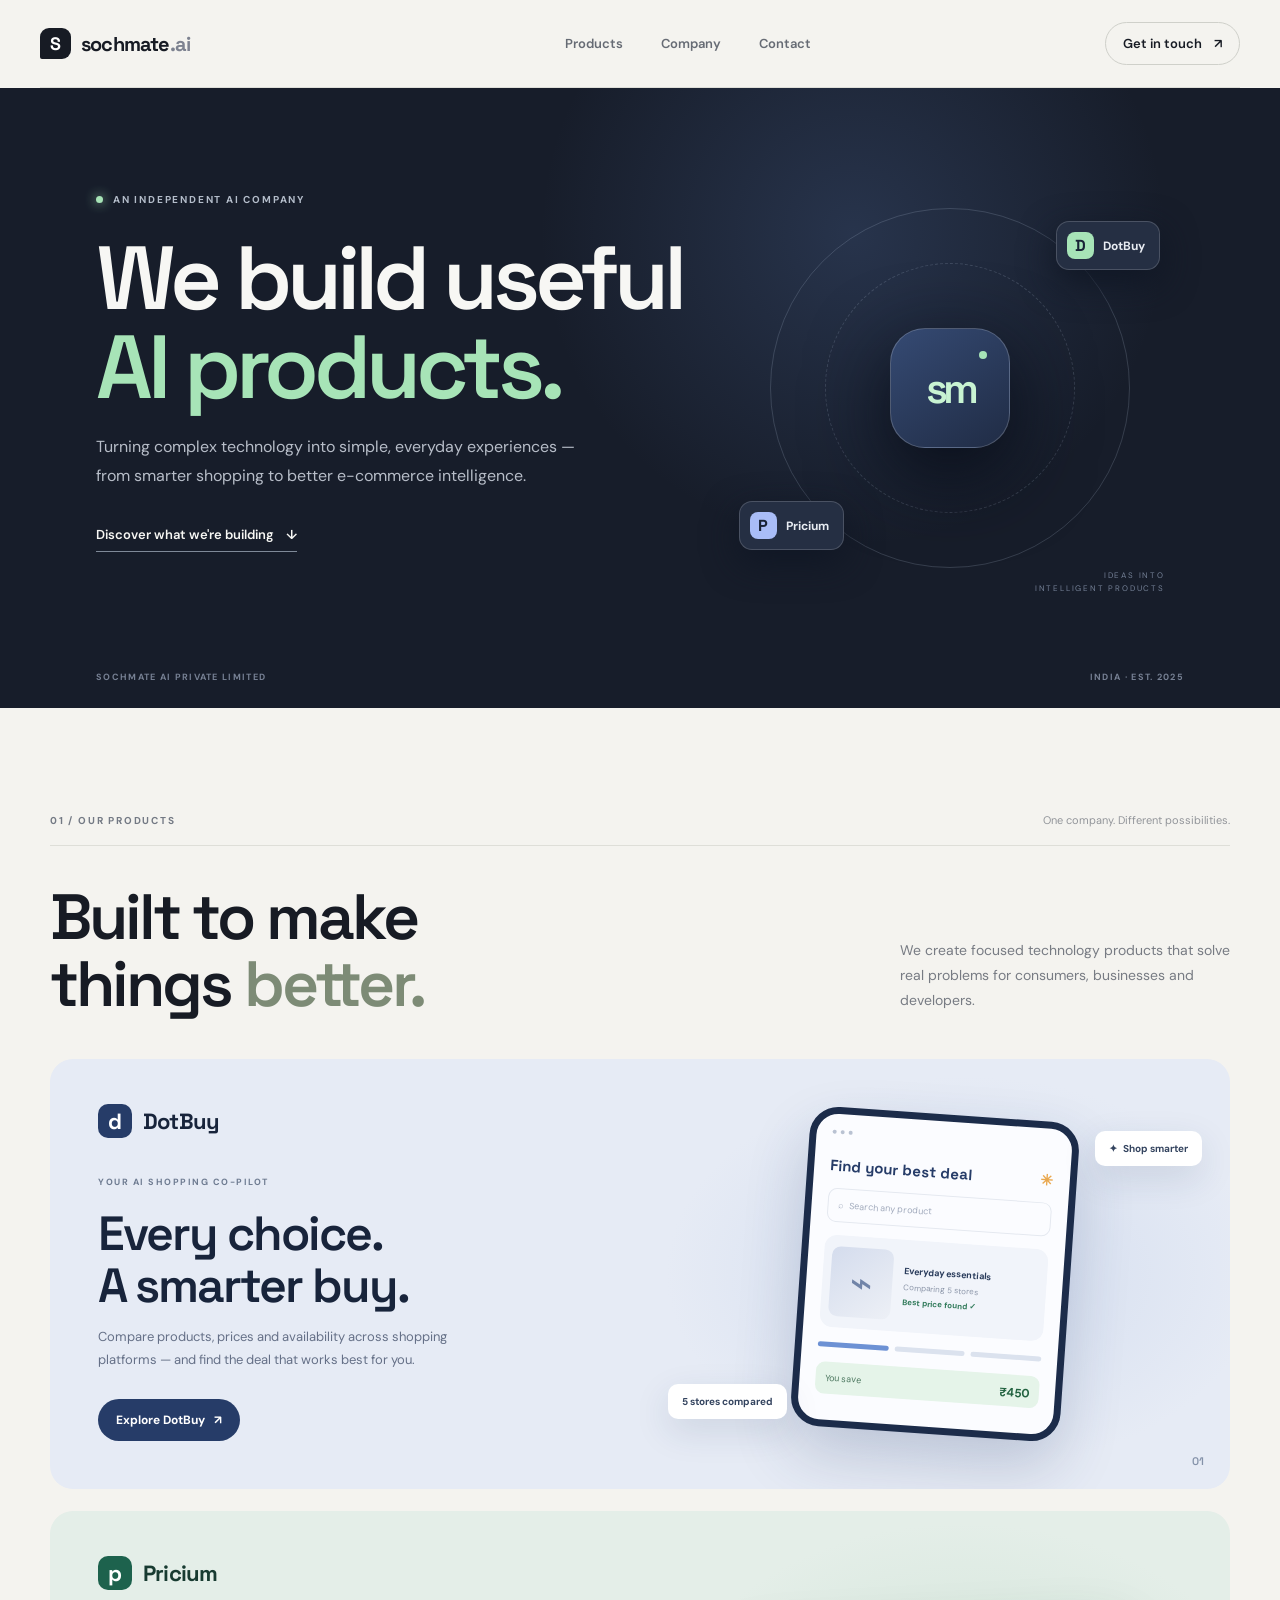
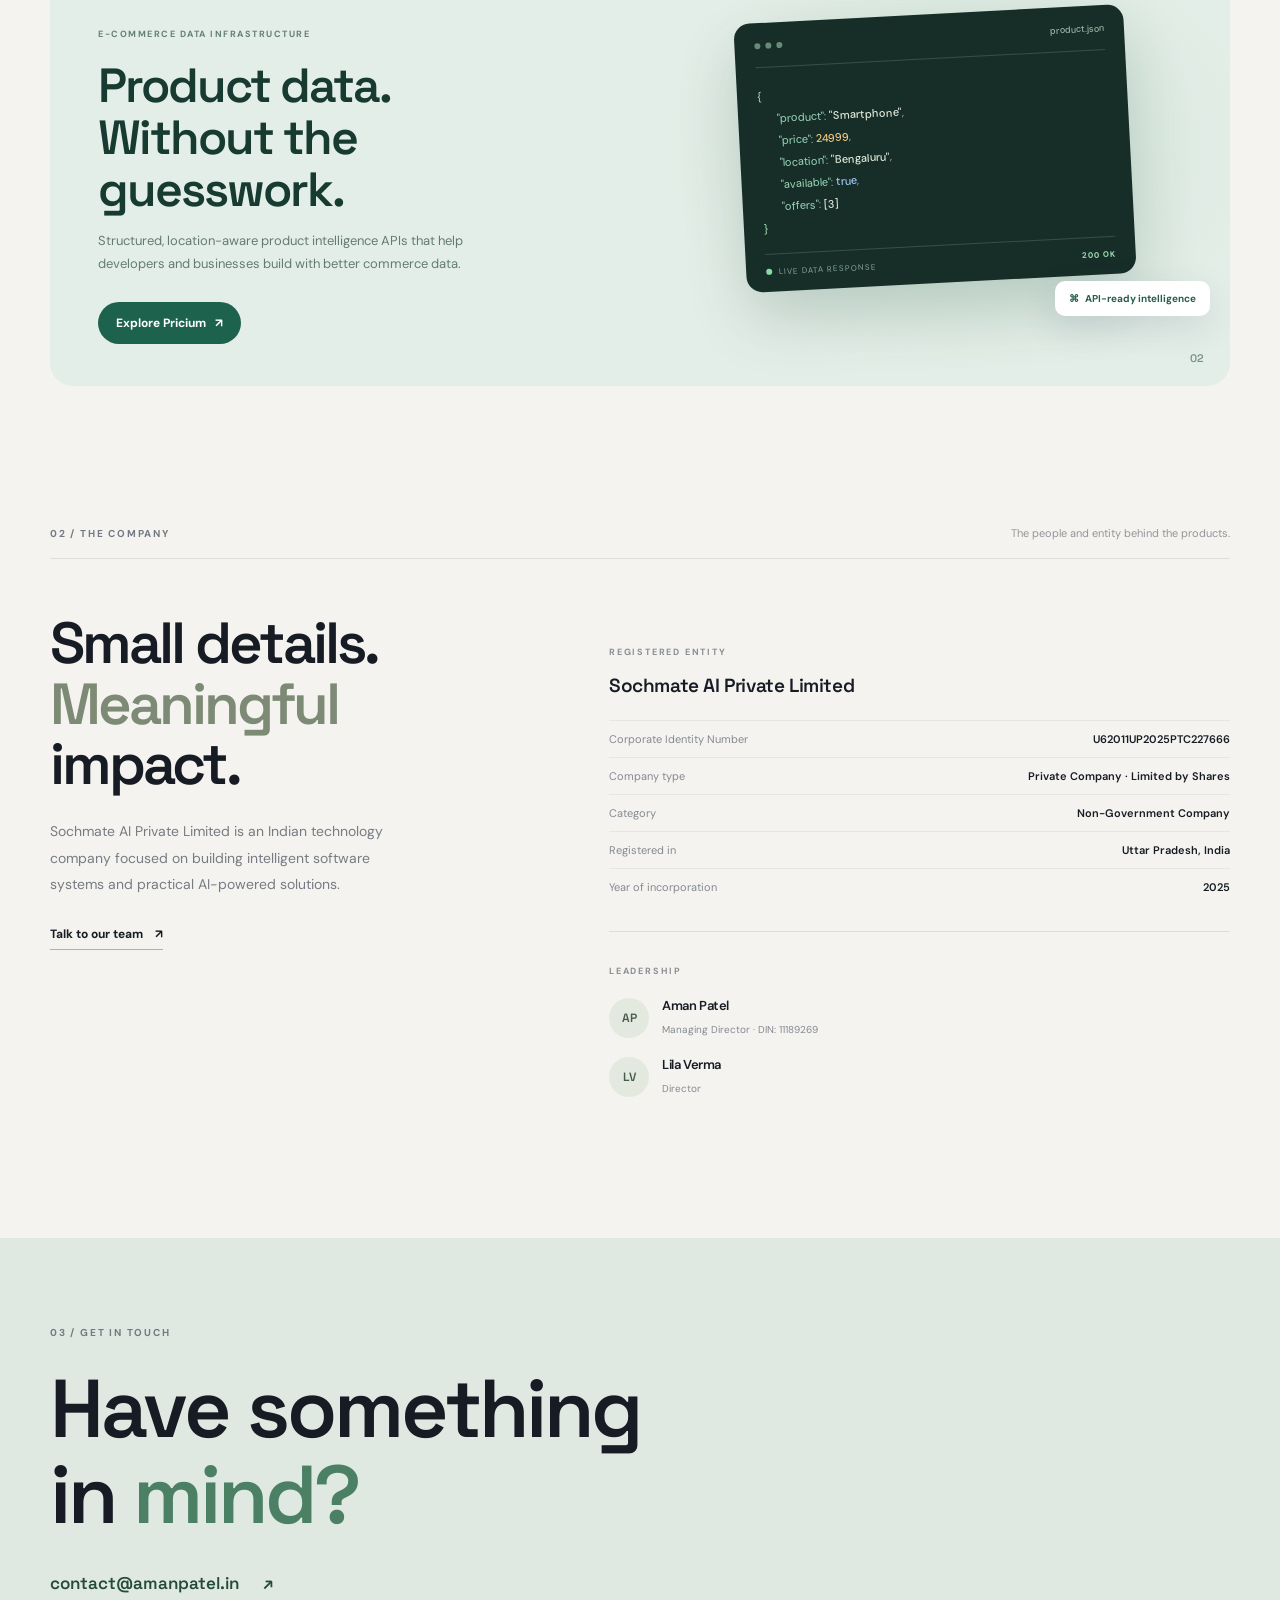
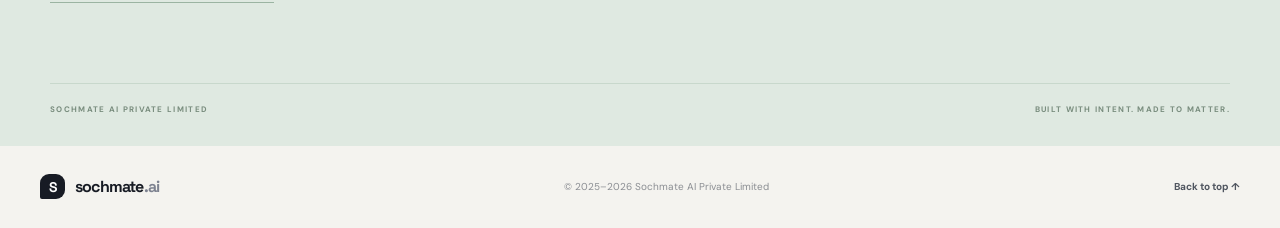
<file: index.html>
<!DOCTYPE html>
<html lang="en">
<head>
  <meta charset="UTF-8">
  <meta name="viewport" content="width=device-width, initial-scale=1.0">
  <meta name="theme-color" content="#f4f3ef">
  <meta name="description" content="Sochmate AI builds useful AI-powered products for smarter commerce and better e-commerce data.">
  <title>Sochmate AI Private Limited | Products & Company</title>
  <link rel="preconnect" href="https://fonts.googleapis.com">
  <link rel="preconnect" href="https://fonts.gstatic.com" crossorigin>
  <link href="https://fonts.googleapis.com/css2?family=DM+Sans:wght@400;500;600;700;800&family=Space+Grotesk:wght@400;500;600;700&display=swap" rel="stylesheet">
  <link rel="stylesheet" href="./styles.css?v=20261118-2">
</head>
<body>
  <header class="site-header">
    <a class="wordmark" href="#" aria-label="Sochmate AI home"><span class="wordmark-symbol">S</span><span>sochmate<span class="wordmark-ai">.ai</span></span></a>
    <nav class="main-nav" aria-label="Main navigation"><a href="#products">Products</a><a href="#company">Company</a><a href="#contact">Contact</a></nav>
    <a class="header-cta" href="mailto:contact@amanpatel.in">Get in touch <span>↗</span></a>
  </header>
  <main>
    <section class="hero">
      <div class="hero-copy">
        <div class="overline"><span class="live-dot"></span> AN INDEPENDENT AI COMPANY</div>
        <h1>We build useful<br><span>AI products.</span></h1>
        <p class="hero-description">Turning complex technology into simple, everyday experiences — from smarter shopping to better e-commerce intelligence.</p>
        <a class="hero-link" href="#products">Discover what we're building <span>↓</span></a>
      </div>
      <div class="hero-art" aria-hidden="true">
        <div class="orbit orbit-one"></div><div class="orbit orbit-two"></div>
        <div class="orbit-core"><span>sm</span><i></i></div>
        <div class="orbit-node node-dotbuy"><b>D</b><span>DotBuy</span></div>
        <div class="orbit-node node-pricium"><b>P</b><span>Pricium</span></div>
        <div class="art-caption">IDEAS INTO<br>INTELLIGENT PRODUCTS</div>
      </div>
      <div class="hero-bottom"><span>SOCHMATE AI PRIVATE LIMITED</span><span>INDIA · EST. 2025</span></div>
    </section>
    <section class="products-section section-wrap" id="products">
      <div class="section-topline"><span class="section-kicker">01 / OUR PRODUCTS</span><span class="section-note">One company. Different possibilities.</span></div>
      <div class="section-heading"><h2>Built to make<br>things <em>better.</em></h2><p>We create focused technology products that solve real problems for consumers, businesses and developers.</p></div>
      <div class="product-showcase">
        <article class="product-panel dotbuy-panel">
          <div class="product-info">
            <div class="product-brand"><span class="brand-icon dotbuy-icon">d</span><span>DotBuy</span></div>
            <span class="product-label">YOUR AI SHOPPING CO-PILOT</span>
            <h3>Every choice.<br>A smarter buy.</h3>
            <p>Compare products, prices and availability across shopping platforms — and find the deal that works best for you.</p>
            <a class="product-button dotbuy-button" href="https://dotbuy.app" target="_blank" rel="noopener noreferrer">Explore DotBuy <span>↗</span></a>
          </div>
          <div class="product-visual dotbuy-visual" aria-hidden="true">
            <div class="phone-window">
              <div class="phone-top"><span></span><span></span><span></span></div>
              <div class="mock-greeting">Find your best deal<span>✳</span></div>
              <div class="mock-search">⌕ &nbsp; Search any product</div>
              <div class="mock-product"><div class="mock-product-image"><span>⌁</span></div><div class="mock-product-copy"><b>Everyday essentials</b><small>Comparing 5 stores</small><strong>Best price found <i>✓</i></strong></div></div>
              <div class="mock-bars"><i></i><i></i><i></i></div>
              <div class="mock-savings">You save <b>₹450</b></div>
            </div>
            <div class="float-tag tag-save">✦ &nbsp; Shop smarter</div><div class="float-tag tag-compare">5 stores compared</div>
          </div>
          <div class="panel-index">01</div>
        </article>
        <article class="product-panel pricium-panel">
          <div class="product-info">
            <div class="product-brand"><span class="brand-icon pricium-icon">p</span><span>Pricium</span></div>
            <span class="product-label">E-COMMERCE DATA INFRASTRUCTURE</span>
            <h3>Product data.<br>Without the guesswork.</h3>
            <p>Structured, location-aware product intelligence APIs that help developers and businesses build with better commerce data.</p>
            <a class="product-button pricium-button" href="https://pricium.store" target="_blank" rel="noopener noreferrer">Explore Pricium <span>↗</span></a>
          </div>
          <div class="product-visual pricium-visual" aria-hidden="true">
            <div class="code-window">
              <div class="code-top"><span></span><span></span><span></span><b>product.json</b></div>
              <div class="code-content"><div><i>{</i></div><div class="indent"><em>"product"</em>: <strong>"Smartphone"</strong>,</div><div class="indent"><em>"price"</em>: <strong class="code-number">24999</strong>,</div><div class="indent"><em>"location"</em>: <strong>"Bengaluru"</strong>,</div><div class="indent"><em>"available"</em>: <strong class="code-bool">true</strong>,</div><div class="indent"><em>"offers"</em>: <strong>[3]</strong></div><div><i>}</i></div></div>
              <div class="api-status"><span></span> LIVE DATA RESPONSE <b>200 OK</b></div>
            </div>
            <div class="data-orbit orbit-a"></div><div class="data-orbit orbit-b"></div>
            <div class="float-tag pricium-tag">⌘ &nbsp; API-ready intelligence</div>
          </div>
          <div class="panel-index">02</div>
        </article>
      </div>
    </section>
    <section class="company-section section-wrap" id="company">
      <div class="section-topline"><span class="section-kicker">02 / THE COMPANY</span><span class="section-note">The people and entity behind the products.</span></div>
      <div class="company-layout">
        <div class="company-intro"><h2>Small details.<br><em>Meaningful</em> impact.</h2><p>Sochmate AI Private Limited is an Indian technology company focused on building intelligent software systems and practical AI-powered solutions.</p><a href="mailto:contact@amanpatel.in" class="text-link">Talk to our team <span>↗</span></a></div>
        <div class="company-data">
          <div class="data-block"><span class="data-label">REGISTERED ENTITY</span><h3>Sochmate AI Private Limited</h3>
            <div class="data-row"><span>Corporate Identity Number</span><b>U62011UP2025PTC227666</b></div>
            <div class="data-row"><span>Company type</span><b>Private Company · Limited by Shares</b></div>
            <div class="data-row"><span>Category</span><b>Non-Government Company</b></div>
            <div class="data-row"><span>Registered in</span><b>Uttar Pradesh, India</b></div>
            <div class="data-row"><span>Year of incorporation</span><b>2025</b></div>
          </div>
          <div class="data-block leadership-block"><span class="data-label">LEADERSHIP</span>
            <div class="leader-row"><div class="leader-avatar">AP</div><div><h3>Aman Patel</h3><span>Managing Director · DIN: 11189269</span></div></div>
            <div class="leader-row"><div class="leader-avatar">LV</div><div><h3>Lila Verma</h3><span>Director</span></div></div>
          </div>
        </div>
      </div>
    </section>
    <section class="contact-section" id="contact"><div class="contact-inner">
      <span class="section-kicker">03 / GET IN TOUCH</span><h2>Have something<br>in <em>mind?</em></h2>
      <a href="mailto:contact@amanpatel.in" class="contact-email">contact@amanpatel.in <span>↗</span></a>
      <div class="contact-meta"><span>SOCHMATE AI PRIVATE LIMITED</span><span>BUILT WITH INTENT. MADE TO MATTER.</span></div>
    </div></section>
  </main>
  <footer class="site-footer"><a class="wordmark footer-wordmark" href="#"><span class="wordmark-symbol">S</span><span>sochmate<span class="wordmark-ai">.ai</span></span></a><span>© 2025–2026 Sochmate AI Private Limited</span><a href="#" onclick="window.scrollTo({top:0,behavior:'smooth'});return false;">Back to top ↑</a></footer>
</body>
</html>
</file>
<file: styles.css>
:root{--paper:#f4f3ef;--ink:#171b24;--muted:#777b83;--line:#deded8}
*{box-sizing:border-box}html{scroll-behavior:smooth}body{margin:0;background:var(--paper);color:var(--ink);font-family:'DM Sans',sans-serif;-webkit-font-smoothing:antialiased}a{color:inherit}
.site-header{width:min(1320px,calc(100% - 80px));height:88px;margin:auto;display:flex;align-items:center;justify-content:space-between;border-bottom:1px solid var(--line)}
.wordmark{display:inline-flex;align-items:center;gap:10px;text-decoration:none;font:700 20px 'Space Grotesk';letter-spacing:-.8px}.wordmark-symbol{width:31px;height:31px;display:grid;place-items:center;color:white;background:var(--ink);border-radius:9px 9px 9px 2px;font-size:18px}.wordmark-ai{color:#7d8290}
.main-nav{display:flex;gap:38px;margin-left:80px}.main-nav a,.header-cta{font-size:13px;font-weight:600;text-decoration:none}.main-nav a{color:#666b74;transition:color .2s}.main-nav a:hover{color:var(--ink)}.header-cta{padding:12px 17px;border:1px solid #cfd0ca;border-radius:30px}.header-cta span,.hero-link span,.product-button span,.text-link span{margin-left:9px}
.hero{position:relative;overflow:hidden;min-height:620px;background:#171d2a;color:#f7f7f4;padding:105px max(7.5vw,calc((100vw - 1320px)/2)) 75px}.hero:after{content:'';position:absolute;width:650px;height:650px;border-radius:50%;right:8%;top:-180px;background:radial-gradient(circle,rgba(82,111,164,.28),transparent 68%);pointer-events:none}.hero-copy{position:relative;z-index:2;max-width:620px}.overline,.section-kicker,.product-label,.data-label{font-size:10px;font-weight:700;letter-spacing:1.8px}.overline{display:flex;align-items:center;gap:10px;color:#b4bdca}.live-dot{width:7px;height:7px;border-radius:50%;background:#a7e4b7;box-shadow:0 0 12px #a7e4b7}.hero h1{margin:28px 0 22px;font:600 clamp(56px,7vw,94px)/.99 'Space Grotesk';letter-spacing:-5px}.hero h1 span{color:#a7e4b7}.hero-description{max-width:480px;margin:0;color:#b7bdc8;font-size:16px;line-height:1.8}.hero-link{display:inline-block;margin-top:35px;padding-bottom:8px;border-bottom:1px solid #7f8998;color:#f7f7f4;text-decoration:none;font-size:13px;font-weight:600}
.hero-art{position:absolute;z-index:1;width:430px;height:430px;right:9%;top:85px}.orbit{position:absolute;border:1px solid rgba(194,207,229,.18);border-radius:50%;left:50%;top:50%;transform:translate(-50%,-50%)}.orbit-one{width:360px;height:360px}.orbit-two{width:250px;height:250px;border-style:dashed}.orbit-core{position:absolute;left:50%;top:50%;transform:translate(-50%,-50%);width:120px;height:120px;border-radius:35px;background:linear-gradient(145deg,#354a73,#202c45);border:1px solid #ffffff33;display:grid;place-items:center;box-shadow:0 25px 80px #080d18}.orbit-core span{font:600 42px 'Space Grotesk';color:#c8f3d2;letter-spacing:-5px}.orbit-core i{position:absolute;width:8px;height:8px;border-radius:50%;background:#a7e4b7;right:22px;top:22px}.orbit-node{position:absolute;display:flex;align-items:center;gap:9px;padding:10px 14px 10px 10px;border:1px solid #ffffff2b;border-radius:13px;background:#252f43;color:#e8ecf2;font-size:12px;font-weight:700;box-shadow:0 12px 35px #101725}.orbit-node b{display:grid;place-items:center;width:27px;height:27px;border-radius:8px;background:#a7e4b7;color:#182235;font:700 16px 'Space Grotesk'}.node-dotbuy{top:48px;right:5px}.node-pricium{bottom:53px;left:4px}.node-pricium b{background:#a9bdf7}.art-caption{position:absolute;right:0;bottom:8px;color:#748096;font-size:8px;letter-spacing:1.8px;line-height:1.6;text-align:right}.hero-bottom{position:absolute;left:max(7.5vw,calc((100vw - 1320px)/2));right:max(7.5vw,calc((100vw - 1320px)/2));bottom:25px;display:flex;justify-content:space-between;color:#778194;font-size:9px;font-weight:700;letter-spacing:1.3px}
.section-wrap{width:min(1180px,calc(100% - 80px));margin:auto}.products-section{padding:105px 0 110px}.section-topline{display:flex;justify-content:space-between;align-items:center;padding-bottom:18px;border-bottom:1px solid var(--line)}.section-kicker{color:#737984}.section-note{color:#92959a;font-size:11px}.section-heading{display:flex;justify-content:space-between;align-items:end;margin:38px 0 42px}.section-heading h2,.company-intro h2,.contact-inner h2{margin:0;font:600 clamp(42px,5vw,64px)/1.04 'Space Grotesk';letter-spacing:-3px}.section-heading h2 em,.company-intro h2 em,.contact-inner h2 em{color:#7d8b76;font-style:normal}.section-heading p{width:330px;margin:0 0 4px;color:#777b83;font-size:14px;line-height:1.8}.product-showcase{display:grid;gap:22px}.product-panel{min-height:430px;position:relative;display:grid;grid-template-columns:1fr 1fr;overflow:hidden;border-radius:23px}.dotbuy-panel{background:#e6ebf5;color:#18243b}.pricium-panel{background:#e4eee8;color:#183b31}.product-info{position:relative;z-index:2;padding:45px 0 42px 48px;max-width:490px}.product-brand{display:flex;align-items:center;gap:11px;margin-bottom:31px;font:700 22px 'Space Grotesk';letter-spacing:-.8px}.brand-icon{width:34px;height:34px;display:grid;place-items:center;border-radius:10px;font:700 22px 'Space Grotesk'}.dotbuy-icon{background:#263c68;color:white}.pricium-icon{background:#1d624d;color:white}.product-label{color:#6e7b91;font-size:9px;letter-spacing:1.5px}.pricium-panel .product-label{color:#648173}.product-info h3{margin:18px 0 13px;font:600 clamp(34px,4vw,48px)/1.08 'Space Grotesk';letter-spacing:-2px}.product-info>p:not(.product-label){max-width:390px;margin:0;color:#657087;font-size:13px;line-height:1.8}.pricium-panel .product-info>p:not(.product-label){color:#647c70}.product-button{display:inline-flex;align-items:center;margin-top:27px;padding:13px 18px;border-radius:30px;text-decoration:none;font-size:12px;font-weight:700;transition:transform .2s,box-shadow .2s}.product-button:hover{transform:translateY(-2px);box-shadow:0 8px 22px #17243a22}.dotbuy-button{background:#263c68;color:white}.pricium-button{background:#1d624d;color:white}
.product-visual{position:relative;min-height:430px;display:grid;place-items:center;overflow:hidden}.dotbuy-visual{background:radial-gradient(ellipse at 55% 50%,#d3ddef,transparent 65%)}.phone-window{position:relative;z-index:1;width:270px;min-height:320px;padding:16px;border:7px solid #1c2c4a;border-radius:29px;background:#fbfcff;box-shadow:0 28px 60px #263c6833;transform:rotate(4deg)}.phone-top{display:flex;gap:4px;margin-bottom:22px}.phone-top span{width:4px;height:4px;border-radius:50%;background:#b9c2d2}.mock-greeting{display:flex;justify-content:space-between;color:#263c68;font:700 15px 'Space Grotesk'}.mock-greeting span{color:#e9a84f}.mock-search{margin:13px 0;padding:10px;border:1px solid #e5e9f0;border-radius:9px;color:#a1aabc;font-size:9px}.mock-product{display:flex;align-items:center;gap:11px;padding:11px 8px;border-radius:12px;background:#f1f4fa}.mock-product-image{width:62px;height:70px;display:grid;place-items:center;border-radius:9px;background:linear-gradient(140deg,#d4dced,#edf0f6);color:#7184a8;font-size:38px}.mock-product-copy{display:grid;gap:5px}.mock-product-copy b{color:#293b5b;font-size:9px}.mock-product-copy small{color:#8c96a9;font-size:8px}.mock-product-copy strong{color:#327b5b;font-size:8px}.mock-product-copy i{font-style:normal}.mock-bars{display:flex;gap:6px;margin:15px 0}.mock-bars i{height:5px;border-radius:5px;background:#dbe2ee;flex:1}.mock-bars i:first-child{background:#6c91d4}.mock-savings{padding:10px;border-radius:9px;background:#e5f4e9;color:#4d7860;font-size:9px}.mock-savings b{float:right;color:#236341;font-size:12px}.float-tag{position:absolute;z-index:2;padding:11px 14px;border-radius:10px;background:white;box-shadow:0 12px 35px #233b6320;color:#34445f;font-size:10px;font-weight:700}.tag-save{top:72px;right:28px}.tag-compare{bottom:70px;left:28px}
.pricium-visual{background:radial-gradient(ellipse at 55% 50%,#cfe3d7,transparent 67%)}.code-window{position:relative;z-index:1;width:min(390px,88%);padding:17px 20px 15px;border-radius:16px;background:#172e28;box-shadow:0 28px 60px #214d3b30;transform:rotate(-3deg)}.code-top{display:flex;align-items:center;gap:5px;padding-bottom:15px;border-bottom:1px solid #355047;color:#9ab4a6;font-size:9px}.code-top span{width:6px;height:6px;border-radius:50%;background:#668b78}.code-top b{margin-left:auto;font-weight:500}.code-content{padding:18px 0 14px;color:#a5b9ad;font:11px/2 'DM Sans',monospace}.code-content i{color:#a9e2bd;font-style:normal}.code-content .indent{padding-left:19px}.code-content em{color:#9bd9bd;font-style:normal}.code-content strong{color:#e1e9d9;font-weight:500}.code-content .code-number{color:#f3c985}.code-content .code-bool{color:#9dc9f1}.api-status{display:flex;align-items:center;gap:7px;padding-top:12px;border-top:1px solid #355047;color:#86a697;font-size:8px;letter-spacing:1px}.api-status span{width:6px;height:6px;border-radius:50%;background:#83dba5}.api-status b{margin-left:auto;color:#9ce0b3;font-size:8px}.pricium-tag{right:20px;bottom:70px;color:#285d49}.data-orbit{position:absolute;width:330px;height:330px;border:1px solid #8eb5a0;border-radius:50%;opacity:.35}.orbit-a{transform:scaleY(.55) rotate(35deg)}.orbit-b{transform:scaleY(.55) rotate(-35deg)}.panel-index{position:absolute;right:26px;bottom:21px;color:#8492a9;font:600 11px 'Space Grotesk'}.pricium-panel .panel-index{color:#779486}
.company-section{padding:30px 0 115px}.company-layout{display:grid;grid-template-columns:.85fr 1.15fr;gap:100px;padding-top:54px}.company-intro h2{font-size:clamp(40px,4.6vw,58px)}.company-intro p{max-width:340px;margin:24px 0;color:#777b83;font-size:14px;line-height:1.9}.text-link{display:inline-block;padding-bottom:7px;border-bottom:1px solid #aeb2a9;font-size:12px;font-weight:700;text-decoration:none}.data-block{padding:26px 0;border-bottom:1px solid var(--line)}.data-label{color:#8a8e94;font-size:9px}.data-block h3{margin:13px 0 22px;font:600 19px 'Space Grotesk';letter-spacing:-.4px}.data-row{display:flex;justify-content:space-between;gap:18px;padding:11px 0;border-top:1px solid #e7e6e0;font-size:11px}.data-row span{color:#858991}.data-row b{text-align:right;font-weight:600}.leadership-block{border:0}.leader-row{display:flex;align-items:center;gap:13px;margin-top:18px}.leader-avatar{width:40px;height:40px;display:grid;place-items:center;border-radius:50%;background:#e4e9df;color:#465b48;font:600 12px 'Space Grotesk'}.leader-row h3{margin:0 0 3px;font:600 13px 'DM Sans'}.leader-row span{color:#858991;font-size:10px}
.contact-section{background:#dfe9e1}.contact-inner{position:relative;width:min(1180px,calc(100% - 80px));margin:auto;padding:82px 0 32px}.contact-inner h2{margin-top:25px;font-size:clamp(52px,7vw,82px)}.contact-inner h2 em{color:#4b8065}.contact-email{display:inline-block;margin:35px 0 80px;padding-bottom:8px;border-bottom:1px solid #9bb4a2;color:#244b39;font:600 17px 'Space Grotesk';text-decoration:none}.contact-email span{margin-left:20px}.contact-meta{display:flex;justify-content:space-between;padding-top:20px;border-top:1px solid #c8d8cc;color:#788c7d;font-size:8px;font-weight:700;letter-spacing:1.3px}.site-footer{width:min(1320px,calc(100% - 80px));min-height:82px;margin:auto;display:flex;justify-content:space-between;align-items:center;color:#8a8d92;font-size:10px}.footer-wordmark{color:var(--ink);font-size:16px}.footer-wordmark .wordmark-symbol{width:25px;height:25px;font-size:14px}.site-footer>a:last-child{text-decoration:none;color:#4f555f;font-weight:700}
@media(max-width:900px){.hero-art{right:-100px;opacity:.5}.hero-copy{max-width:570px}.product-info{padding-left:30px}.company-layout{gap:45px}}
@media(max-width:680px){.site-header,.section-wrap,.contact-inner,.site-footer{width:calc(100% - 40px)}.site-header{height:72px}.main-nav{display:none}.header-cta{padding:10px 13px;font-size:11px}.hero{min-height:620px;padding:95px 25px 75px}.hero h1{font-size:clamp(54px,13vw,76px);letter-spacing:-3.5px}.hero-description{max-width:390px;font-size:14px}.hero-art{width:300px;height:300px;top:320px;right:-65px;opacity:.35}.orbit-one{width:270px;height:270px}.orbit-two{width:185px;height:185px}.orbit-core{width:90px;height:90px;border-radius:27px}.orbit-core span{font-size:32px}.node-dotbuy{top:15px;right:0}.node-pricium{bottom:15px;left:-5px}.hero-bottom{left:25px;right:25px;font-size:7px;letter-spacing:.8px}.products-section{padding:75px 0}.section-note{display:none}.section-heading{display:block;margin:30px 0}.section-heading h2{font-size:48px}.section-heading p{width:auto;max-width:360px;margin-top:16px}.product-panel{display:flex;flex-direction:column}.product-info{padding:30px 25px 12px}.product-brand{margin-bottom:25px}.product-info h3{font-size:39px}.product-visual{min-height:330px}.phone-window{transform:scale(.88) rotate(4deg)}.tag-save{right:9px;top:45px}.tag-compare{left:8px;bottom:40px}.code-window{transform:scale(.88) rotate(-3deg)}.pricium-tag{right:8px;bottom:35px}.company-section{padding:15px 0 75px}.company-layout{grid-template-columns:1fr;gap:30px;padding-top:35px}.company-intro h2{font-size:48px}.data-row{font-size:10px}.contact-inner{padding-top:65px}.contact-inner h2{font-size:60px}.contact-email{margin-bottom:60px;font-size:15px}.contact-meta{gap:15px;font-size:7px;line-height:1.6}.site-footer{min-height:75px;flex-wrap:wrap;gap:12px;padding:15px 0}.site-footer>span{order:3;width:100%}}
@media(prefers-reduced-motion:reduce){html{scroll-behavior:auto}*,*::before,*::after{transition-duration:.01ms!important;animation-duration:.01ms!important}}
</file>
